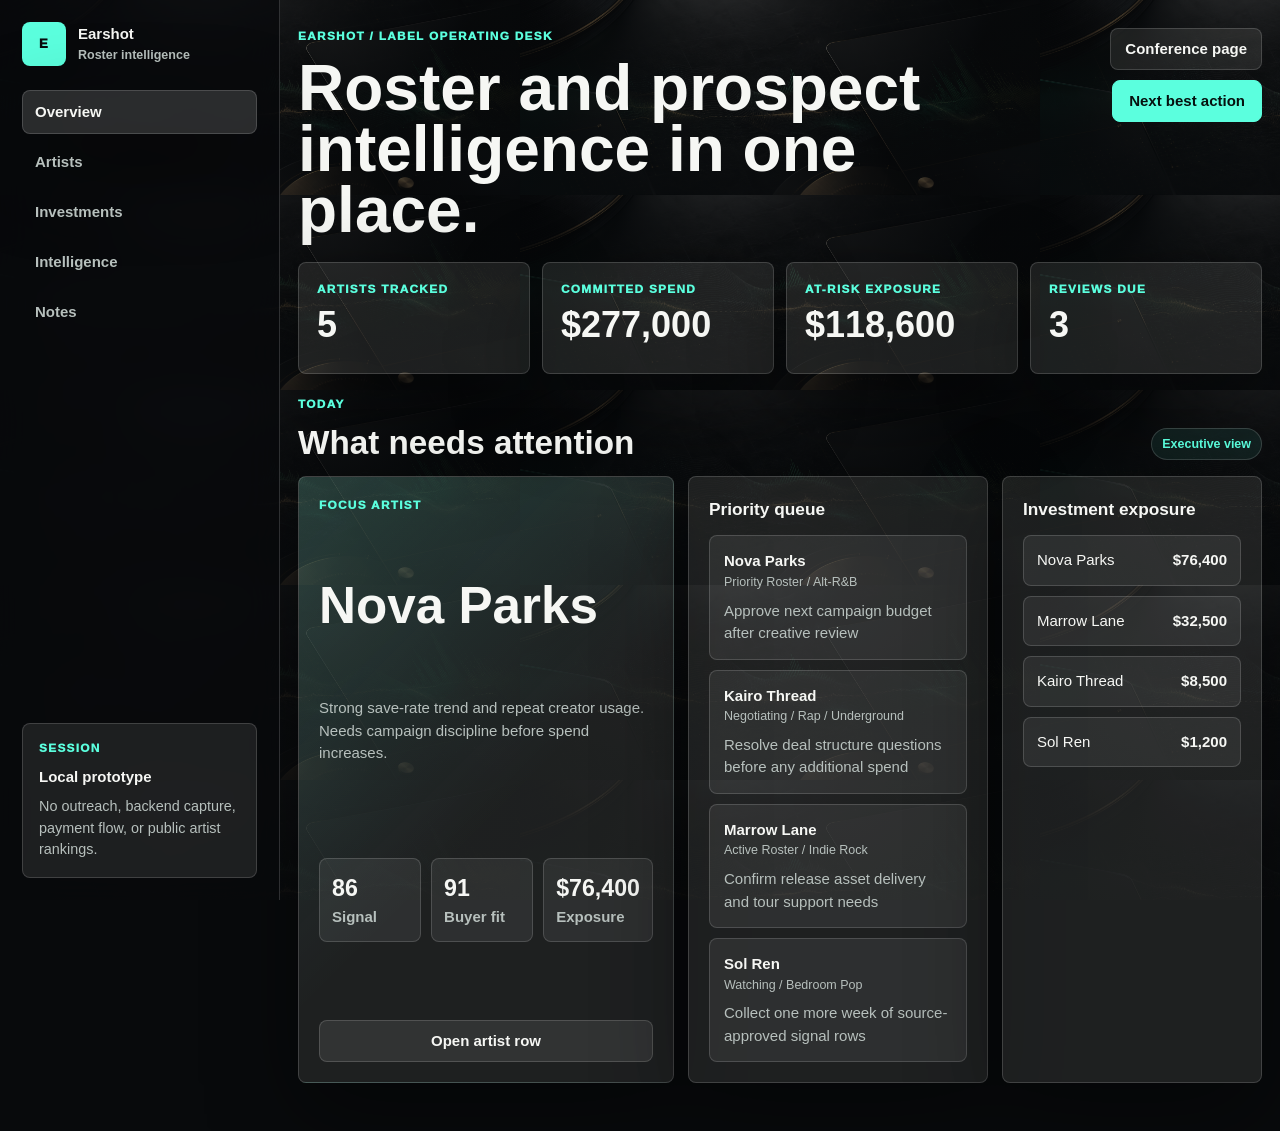
<file: index.html>
<!doctype html>
<html lang="en">
  <head>
    <meta charset="utf-8" />
    <meta name="viewport" content="width=device-width, initial-scale=1" />
    <meta
      name="description"
      content="Artist roster and prospect intelligence dashboard for label teams."
    />
    <title>Earshot</title>
    <link rel="stylesheet" href="./styles.css?v=20260825-mobile-hard-reset" />
  </head>
  <body>
    <div class="app-frame">
      <aside class="sidebar" aria-label="Workspace navigation">
        <a class="brand-lockup" href="./index.html" aria-label="Earshot home">
          <span class="brand-mark">E</span>
          <span>
            <strong>Earshot</strong>
            <small>Roster intelligence</small>
          </span>
        </a>

        <nav class="side-nav" aria-label="Primary views">
          <button class="nav-item is-active" type="button" data-view="overview">Overview</button>
          <button class="nav-item" type="button" data-view="artists">Artists</button>
          <button class="nav-item" type="button" data-view="investments">Investments</button>
          <button class="nav-item" type="button" data-view="intelligence">Intelligence</button>
          <button class="nav-item" type="button" data-view="notes">Notes</button>
        </nav>

        <div class="sidebar-card">
          <span>Session</span>
          <strong>Local prototype</strong>
          <p>No outreach, backend capture, payment flow, or public artist rankings.</p>
        </div>
      </aside>

      <main class="workspace">
        <header class="workspace-header">
          <div>
            <p class="eyebrow">Earshot / label operating desk</p>
            <h1>Roster and prospect intelligence in one place.</h1>
          </div>
          <div class="header-actions" aria-label="Workspace actions">
            <a class="text-link" href="./conference.html">Conference page</a>
            <button class="primary-button" type="button" id="nextActionButton">Next best action</button>
          </div>
        </header>

        <section class="priority-strip" aria-label="Today summary">
          <article>
            <span>Artists tracked</span>
            <strong id="metricArtists">0</strong>
          </article>
          <article>
            <span>Committed spend</span>
            <strong id="metricCommitted">$0</strong>
          </article>
          <article>
            <span>At-risk exposure</span>
            <strong id="metricRisk">$0</strong>
          </article>
          <article>
            <span>Reviews due</span>
            <strong id="metricReviews">0</strong>
          </article>
        </section>

        <section class="view-panel is-active" id="overview" aria-labelledby="overview-title">
          <div class="section-heading">
            <div>
              <p class="eyebrow">Today</p>
              <h2 id="overview-title">What needs attention</h2>
            </div>
            <span class="status-pill">Executive view</span>
          </div>

          <div class="overview-grid">
            <article class="panel hero-panel" id="focusArtist"></article>
            <article class="panel">
              <h3>Priority queue</h3>
              <div class="action-list" id="priorityQueue"></div>
            </article>
            <article class="panel">
              <h3>Investment exposure</h3>
              <div class="money-stack" id="exposureStack"></div>
            </article>
          </div>
        </section>

        <section class="view-panel" id="artists" aria-labelledby="artists-title">
          <div class="section-heading">
            <div>
              <p class="eyebrow">Artists</p>
              <h2 id="artists-title">Roster and prospects</h2>
            </div>
            <div class="filter-row" aria-label="Artist filters">
              <input id="artistSearch" type="search" placeholder="Search artist, genre, manager, status" />
              <select id="statusFilter">
                <option value="all">All statuses</option>
                <option value="Prospect">Prospect</option>
                <option value="Watching">Watching</option>
                <option value="Negotiating">Negotiating</option>
                <option value="Active Roster">Active Roster</option>
                <option value="Priority Roster">Priority Roster</option>
              </select>
            </div>
          </div>
          <div class="table-card">
            <table class="artist-table">
              <thead>
                <tr>
                  <th>Artist</th>
                  <th>Status</th>
                  <th>Lane</th>
                  <th>Owner</th>
                  <th>Spend</th>
                  <th>Next action</th>
                </tr>
              </thead>
              <tbody id="artistRows"></tbody>
            </table>
          </div>
        </section>

        <section class="view-panel" id="investments" aria-labelledby="investments-title">
          <div class="section-heading">
            <div>
              <p class="eyebrow">Finance</p>
              <h2 id="investments-title">Artist investment tracking</h2>
            </div>
            <span class="status-pill">Fictional sample data</span>
          </div>
          <div class="investment-layout">
            <article class="panel">
              <h3>Portfolio summary</h3>
              <div class="portfolio-bars" id="portfolioBars"></div>
            </article>
            <article class="panel">
              <h3>Spend by artist</h3>
              <div class="investment-list" id="investmentList"></div>
            </article>
          </div>
        </section>

        <section class="view-panel" id="intelligence" aria-labelledby="intelligence-title">
          <div class="section-heading">
            <div>
              <p class="eyebrow">Signals</p>
              <h2 id="intelligence-title">Discovery and roster intelligence</h2>
            </div>
            <span class="status-pill">Human review first</span>
          </div>
          <div class="intel-grid" id="intelGrid"></div>
        </section>

        <section class="view-panel" id="notes" aria-labelledby="notes-title">
          <div class="section-heading">
            <div>
              <p class="eyebrow">Team memory</p>
              <h2 id="notes-title">Shared notes and decisions</h2>
            </div>
            <span class="status-pill">Browser session only</span>
          </div>
          <div class="notes-layout">
            <form class="panel notes-form" id="noteForm">
              <label>
                Artist
                <select id="noteArtist"></select>
              </label>
              <label>
                Decision
                <select id="noteDecision">
                  <option>Watch</option>
                  <option>Shortlist</option>
                  <option>Increase budget</option>
                  <option>Hold spend</option>
                  <option>Pass</option>
                  <option>Needs more research</option>
                </select>
              </label>
              <label>
                Team note
                <textarea id="noteText" rows="5" maxlength="420" placeholder="Add the human reason behind the decision."></textarea>
              </label>
              <button class="primary-button" type="submit">Save local note</button>
            </form>
            <article class="panel">
              <h3>Recent decisions</h3>
              <div class="note-list" id="noteList"></div>
            </article>
          </div>
        </section>
      </main>
    </div>

    <script src="./app.js?v=20260825-mobile-hard-reset"></script>
  </body>
</html>
</file>
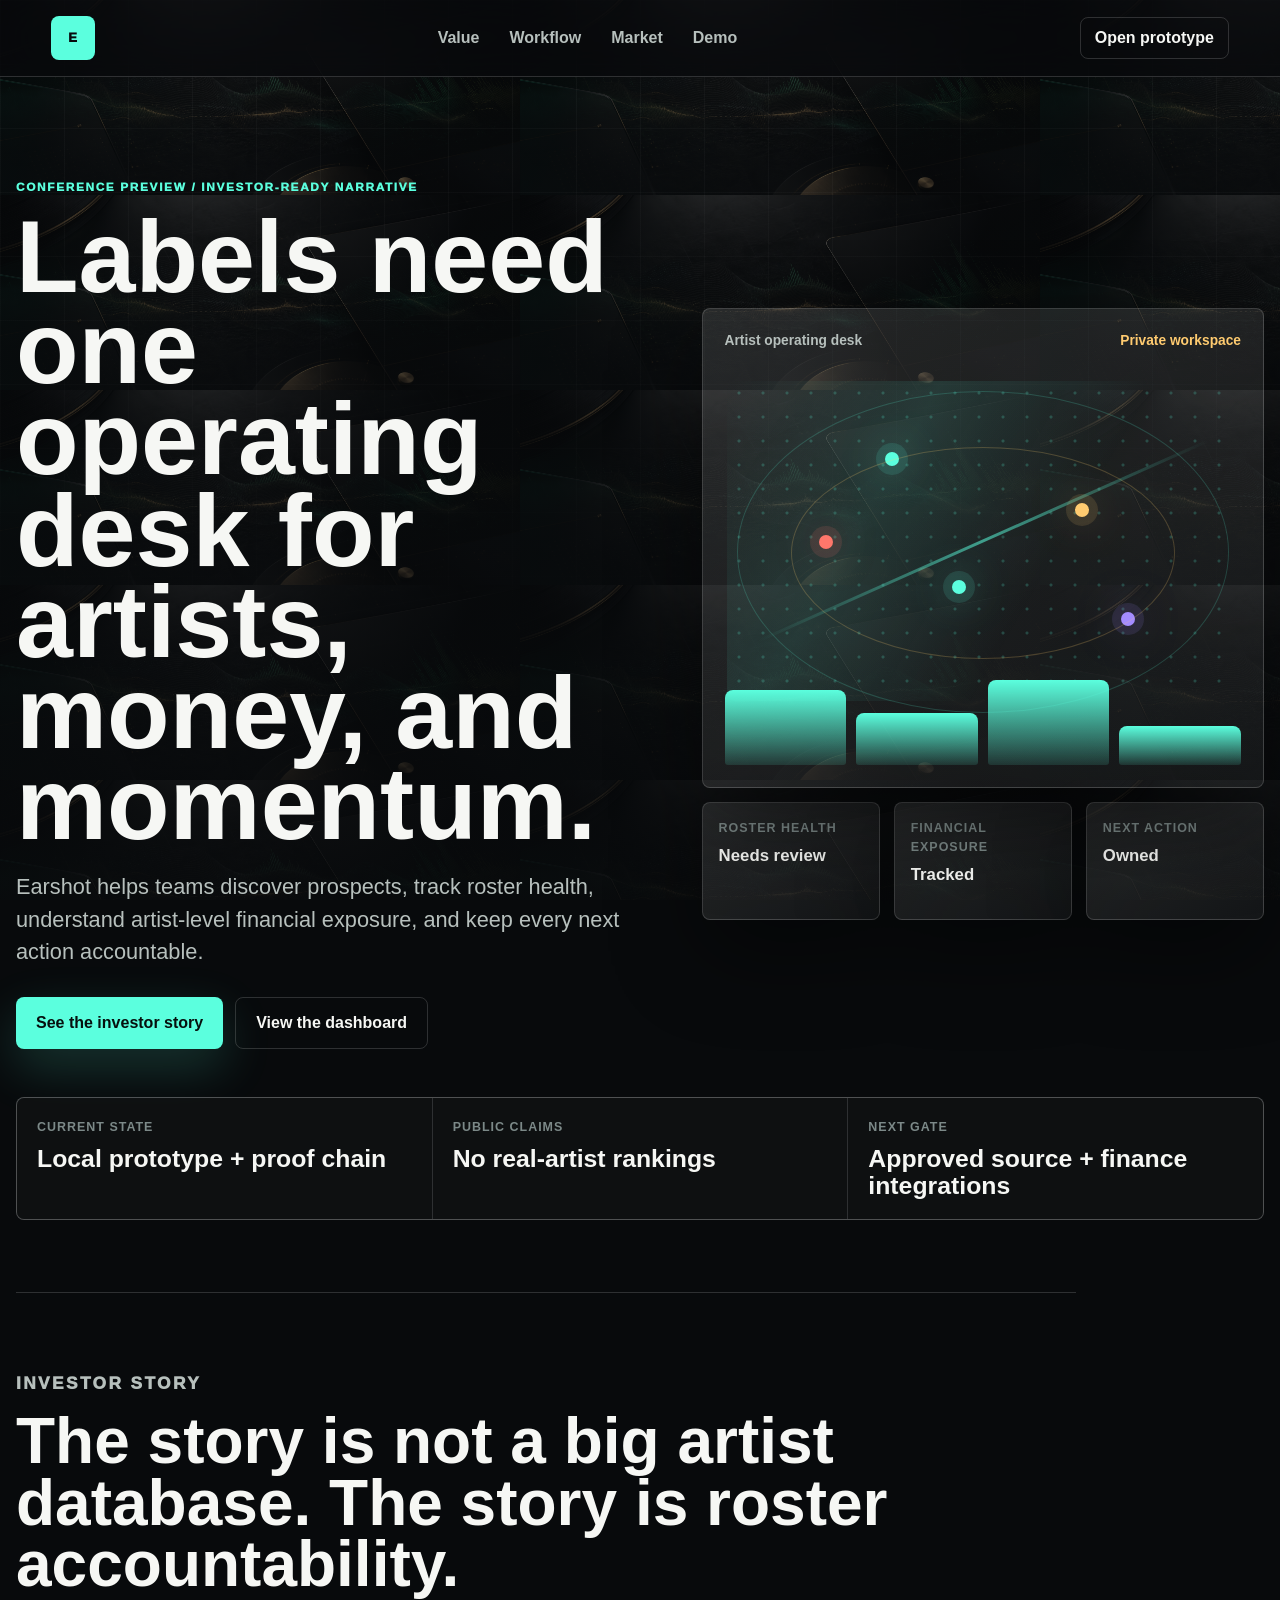
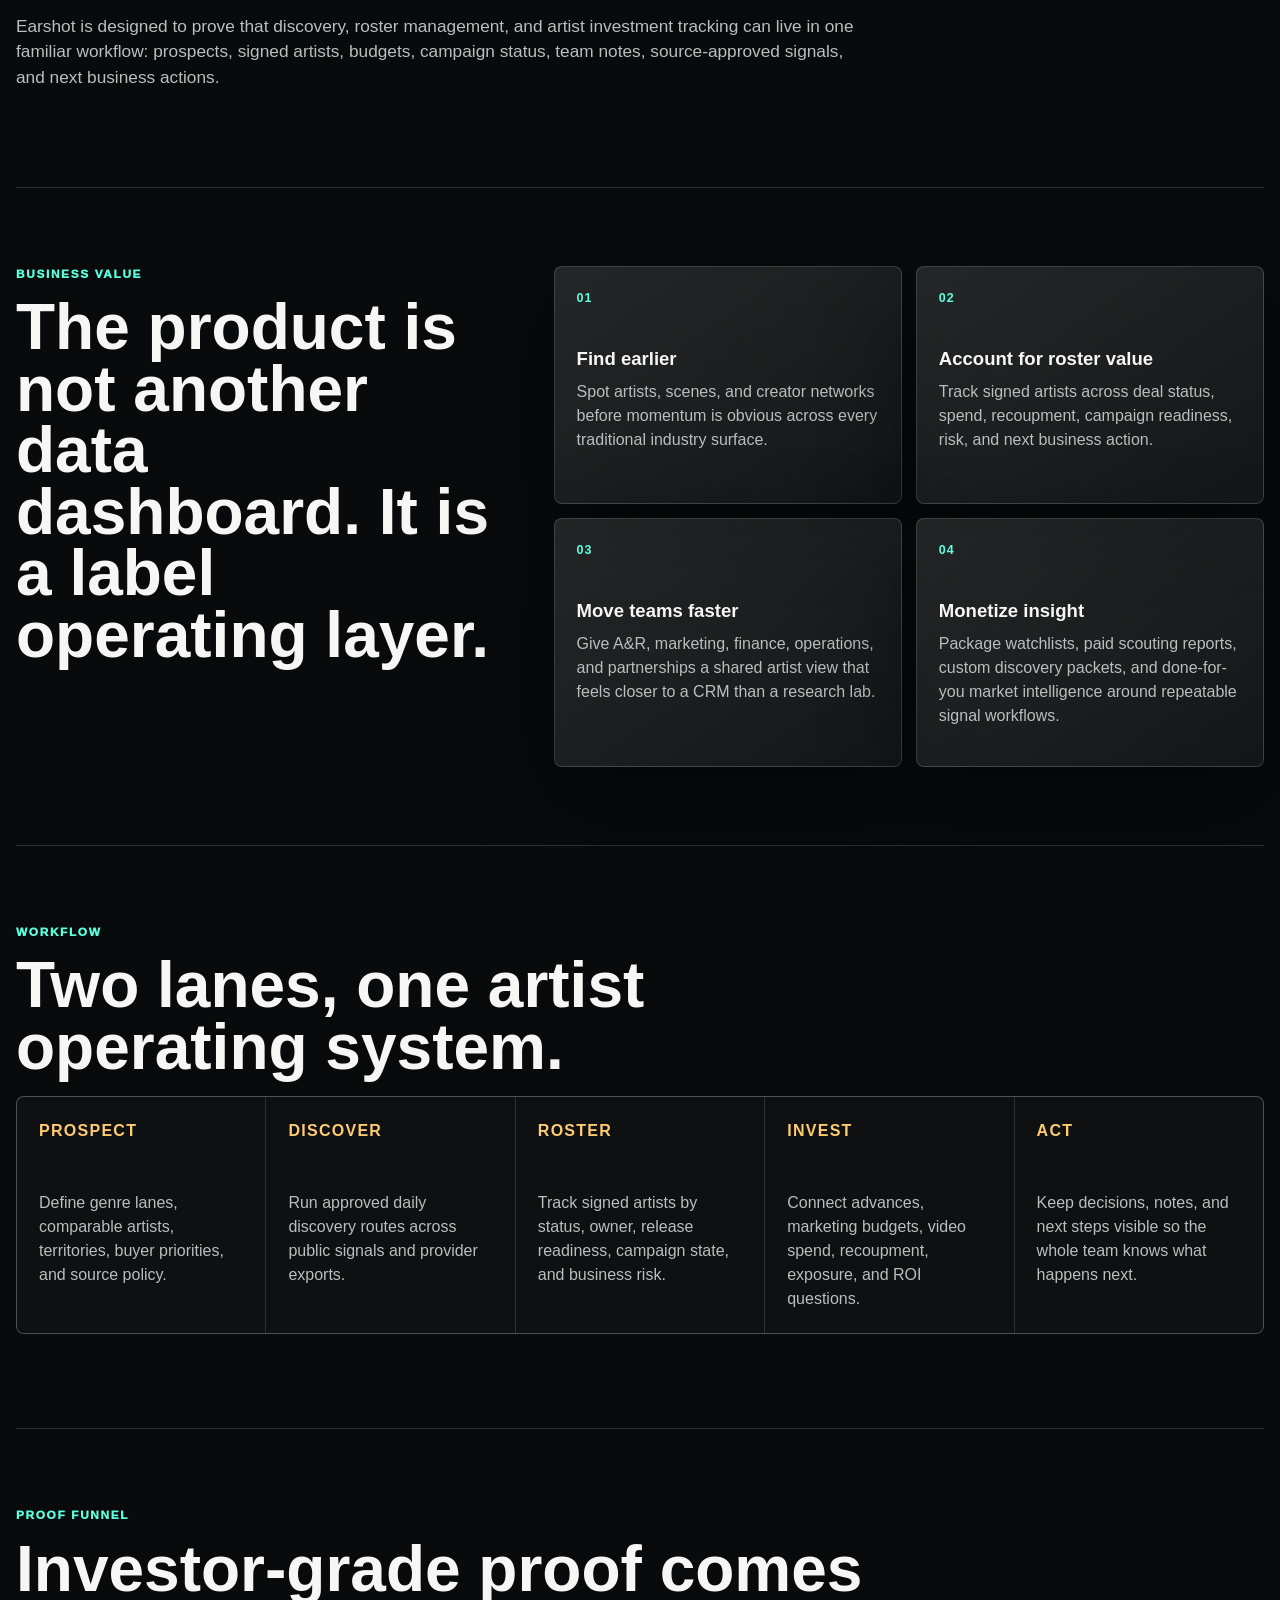
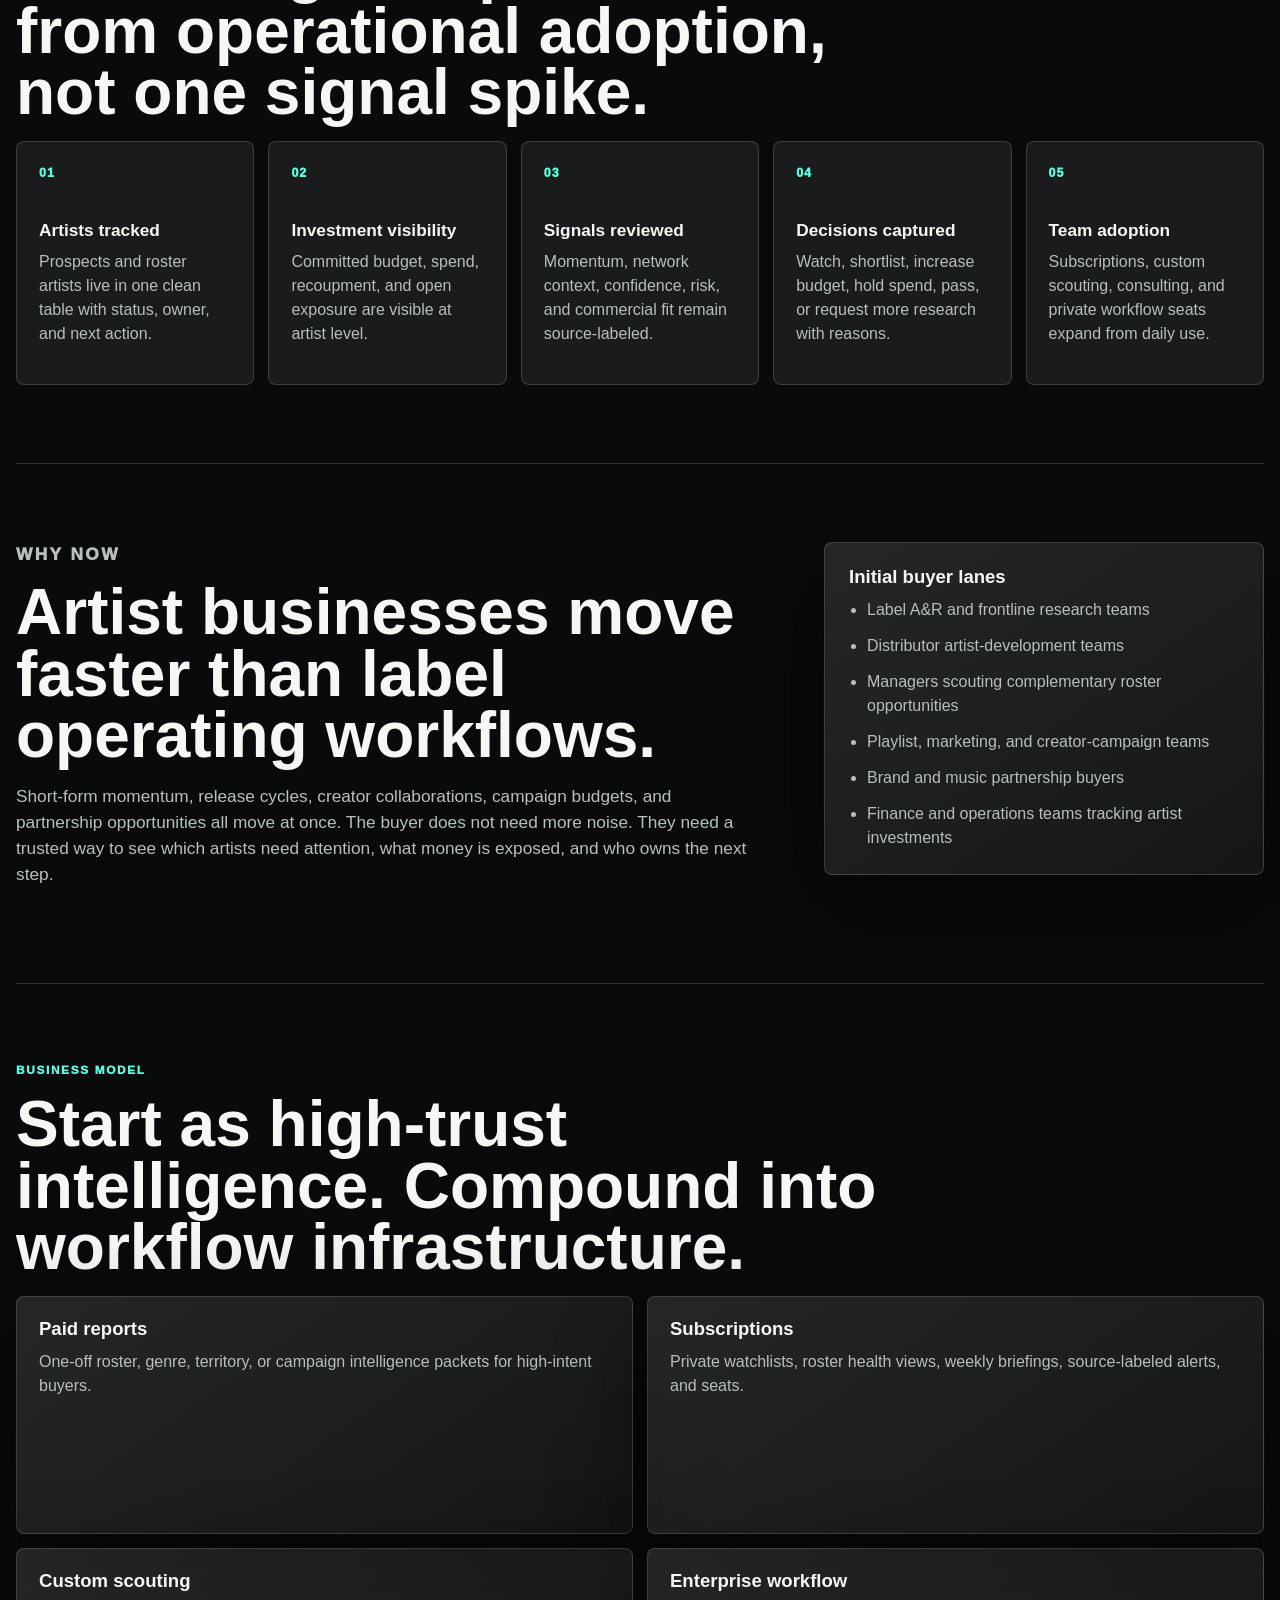
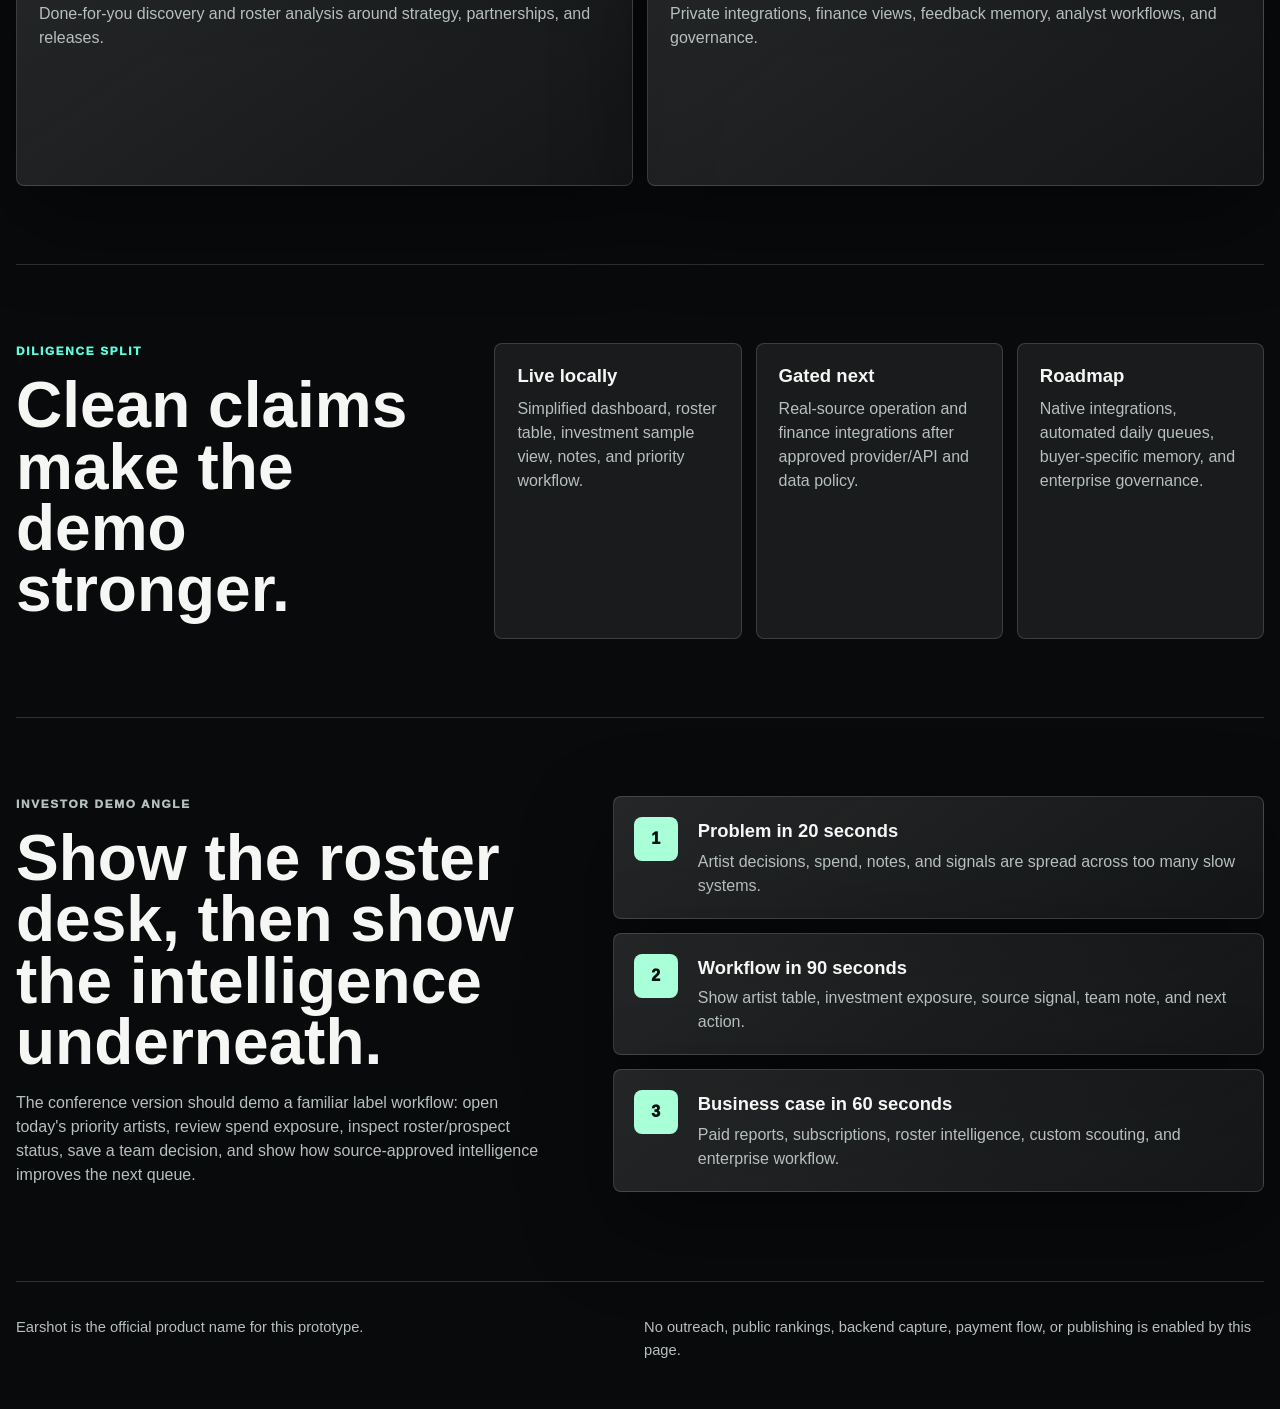
<file: conference.html>
<!doctype html>
<html lang="en">
  <head>
    <meta charset="utf-8" />
    <meta name="viewport" content="width=device-width, initial-scale=1" />
    <meta
      name="description"
      content="Artist roster, prospect, and investment intelligence for music investors, labels, and A&R leaders."
    />
    <title>Earshot | Conference Preview</title>
    <link rel="stylesheet" href="./conference.css?v=20260825-mobile-hardening" />
  </head>
  <body>
    <header class="site-header">
      <a class="brand-mark" href="./conference.html" aria-label="Earshot home">
        <span>E</span>
      </a>
      <nav aria-label="Page sections">
        <a href="#value">Value</a>
        <a href="#workflow">Workflow</a>
        <a href="#market">Market</a>
        <a href="#demo">Demo</a>
      </nav>
      <a class="header-link" href="./index.html">Open prototype</a>
    </header>

    <main>
      <section class="hero" aria-labelledby="hero-title">
        <div class="hero-copy">
          <p class="eyebrow">Conference preview / investor-ready narrative</p>
          <h1 id="hero-title">Labels need one operating desk for artists, money, and momentum.</h1>
          <p class="hero-lede">
            Earshot helps teams discover prospects, track roster health, understand
            artist-level financial exposure, and keep every next action accountable.
          </p>
          <div class="hero-actions" aria-label="Primary actions">
            <a class="primary-action" href="#demo">See the investor story</a>
            <a class="secondary-action" href="./index.html">View the dashboard</a>
          </div>
        </div>

        <aside class="signal-visual" aria-label="Artist signal dashboard preview">
          <div class="radar-card">
            <div class="radar-topline">
              <span>Artist operating desk</span>
              <strong>Private workspace</strong>
            </div>
            <div class="signal-map" aria-hidden="true">
              <span class="node node-a"></span>
              <span class="node node-b"></span>
              <span class="node node-c"></span>
              <span class="node node-d"></span>
              <span class="node node-e"></span>
            </div>
            <div class="mini-bars" aria-hidden="true">
              <span style="--level: 78%"></span>
              <span style="--level: 54%"></span>
              <span style="--level: 89%"></span>
              <span style="--level: 41%"></span>
            </div>
          </div>
          <div class="insight-stack">
            <article>
              <span>Roster health</span>
              <strong>Needs review</strong>
            </article>
            <article>
              <span>Financial exposure</span>
              <strong>Tracked</strong>
            </article>
            <article>
              <span>Next action</span>
              <strong>Owned</strong>
            </article>
          </div>
        </aside>
      </section>

      <section class="proof-strip" aria-label="Diligence-safe proof framing">
        <div>
          <span>Current state</span>
          <strong>Local prototype + proof chain</strong>
        </div>
        <div>
          <span>Public claims</span>
          <strong>No real-artist rankings</strong>
        </div>
        <div>
          <span>Next gate</span>
          <strong>Approved source + finance integrations</strong>
        </div>
      </section>

      <section class="investor-story" aria-labelledby="story-title">
        <p class="eyebrow">Investor story</p>
        <h2 id="story-title">
          The story is not a big artist database. The story is roster accountability.
        </h2>
        <p>
          Earshot is designed to prove that discovery, roster management, and artist investment tracking can
          live in one familiar workflow: prospects, signed artists, budgets, campaign status, team notes,
          source-approved signals, and next business actions.
        </p>
      </section>

      <section class="section-grid" id="value" aria-labelledby="value-title">
        <div class="section-intro">
          <p class="eyebrow">Business value</p>
          <h2 id="value-title">The product is not another data dashboard. It is a label operating layer.</h2>
        </div>
        <div class="value-cards">
          <article>
            <span class="card-index">01</span>
            <h3>Find earlier</h3>
            <p>
              Spot artists, scenes, and creator networks before momentum is obvious across every traditional
              industry surface.
            </p>
          </article>
          <article>
            <span class="card-index">02</span>
            <h3>Account for roster value</h3>
            <p>
              Track signed artists across deal status, spend, recoupment, campaign readiness, risk, and
              next business action.
            </p>
          </article>
          <article>
            <span class="card-index">03</span>
            <h3>Move teams faster</h3>
            <p>
              Give A&R, marketing, finance, operations, and partnerships a shared artist view that feels
              closer to a CRM than a research lab.
            </p>
          </article>
          <article>
            <span class="card-index">04</span>
            <h3>Monetize insight</h3>
            <p>
              Package watchlists, paid scouting reports, custom discovery packets, and done-for-you market
              intelligence around repeatable signal workflows.
            </p>
          </article>
        </div>
      </section>

      <section class="workflow-band" id="workflow" aria-labelledby="workflow-title">
        <div class="section-intro compact">
          <p class="eyebrow">Workflow</p>
          <h2 id="workflow-title">Two lanes, one artist operating system.</h2>
        </div>
        <ol class="workflow-list">
          <li>
            <span>Prospect</span>
            <p>Define genre lanes, comparable artists, territories, buyer priorities, and source policy.</p>
          </li>
          <li>
            <span>Discover</span>
            <p>Run approved daily discovery routes across public signals and provider exports.</p>
          </li>
          <li>
            <span>Roster</span>
            <p>Track signed artists by status, owner, release readiness, campaign state, and business risk.</p>
          </li>
          <li>
            <span>Invest</span>
            <p>Connect advances, marketing budgets, video spend, recoupment, exposure, and ROI questions.</p>
          </li>
          <li>
            <span>Act</span>
            <p>Keep decisions, notes, and next steps visible so the whole team knows what happens next.</p>
          </li>
        </ol>
      </section>

      <section class="traction-section" aria-labelledby="traction-title">
        <div class="section-intro compact">
          <p class="eyebrow">Proof funnel</p>
          <h2 id="traction-title">Investor-grade proof comes from operational adoption, not one signal spike.</h2>
        </div>
        <div class="traction-grid">
          <article>
            <span>01</span>
            <strong>Artists tracked</strong>
            <p>Prospects and roster artists live in one clean table with status, owner, and next action.</p>
          </article>
          <article>
            <span>02</span>
            <strong>Investment visibility</strong>
            <p>Committed budget, spend, recoupment, and open exposure are visible at artist level.</p>
          </article>
          <article>
            <span>03</span>
            <strong>Signals reviewed</strong>
            <p>Momentum, network context, confidence, risk, and commercial fit remain source-labeled.</p>
          </article>
          <article>
            <span>04</span>
            <strong>Decisions captured</strong>
            <p>Watch, shortlist, increase budget, hold spend, pass, or request more research with reasons.</p>
          </article>
          <article>
            <span>05</span>
            <strong>Team adoption</strong>
            <p>Subscriptions, custom scouting, consulting, and private workflow seats expand from daily use.</p>
          </article>
        </div>
      </section>

      <section class="split-section" id="market" aria-labelledby="market-title">
        <div>
          <p class="eyebrow">Why now</p>
          <h2 id="market-title">Artist businesses move faster than label operating workflows.</h2>
          <p>
            Short-form momentum, release cycles, creator collaborations, campaign budgets, and partnership
            opportunities all move at once. The buyer does not need more noise. They need a trusted way to
            see which artists need attention, what money is exposed, and who owns the next step.
          </p>
        </div>
        <div class="market-panel">
          <h3>Initial buyer lanes</h3>
          <ul>
            <li>Label A&R and frontline research teams</li>
            <li>Distributor artist-development teams</li>
            <li>Managers scouting complementary roster opportunities</li>
            <li>Playlist, marketing, and creator-campaign teams</li>
            <li>Brand and music partnership buyers</li>
            <li>Finance and operations teams tracking artist investments</li>
          </ul>
        </div>
      </section>

      <section class="model-section" aria-labelledby="model-title">
        <div class="section-intro compact">
          <p class="eyebrow">Business model</p>
          <h2 id="model-title">Start as high-trust intelligence. Compound into workflow infrastructure.</h2>
        </div>
        <div class="model-grid">
          <article>
            <h3>Paid reports</h3>
            <p>One-off roster, genre, territory, or campaign intelligence packets for high-intent buyers.</p>
          </article>
          <article>
            <h3>Subscriptions</h3>
            <p>Private watchlists, roster health views, weekly briefings, source-labeled alerts, and seats.</p>
          </article>
          <article>
            <h3>Custom scouting</h3>
            <p>Done-for-you discovery and roster analysis around strategy, partnerships, and releases.</p>
          </article>
          <article>
            <h3>Enterprise workflow</h3>
            <p>Private integrations, finance views, feedback memory, analyst workflows, and governance.</p>
          </article>
        </div>
      </section>

      <section class="diligence-section" aria-labelledby="diligence-title">
        <div>
          <p class="eyebrow">Diligence split</p>
          <h2 id="diligence-title">Clean claims make the demo stronger.</h2>
        </div>
        <div class="diligence-grid">
          <article>
            <h3>Live locally</h3>
            <p>Simplified dashboard, roster table, investment sample view, notes, and priority workflow.</p>
          </article>
          <article>
            <h3>Gated next</h3>
            <p>Real-source operation and finance integrations after approved provider/API and data policy.</p>
          </article>
          <article>
            <h3>Roadmap</h3>
            <p>Native integrations, automated daily queues, buyer-specific memory, and enterprise governance.</p>
          </article>
        </div>
      </section>

      <section class="demo-section" id="demo" aria-labelledby="demo-title">
        <div class="demo-copy">
          <p class="eyebrow">Investor demo angle</p>
          <h2 id="demo-title">Show the roster desk, then show the intelligence underneath.</h2>
          <p>
            The conference version should demo a familiar label workflow: open today's priority artists, review
            spend exposure, inspect roster/prospect status, save a team decision, and show how source-approved
            intelligence improves the next queue.
          </p>
        </div>
        <div class="demo-checklist" aria-label="Conference demo checklist">
          <div>
            <span>1</span>
            <strong>Problem in 20 seconds</strong>
            <p>Artist decisions, spend, notes, and signals are spread across too many slow systems.</p>
          </div>
          <div>
            <span>2</span>
            <strong>Workflow in 90 seconds</strong>
            <p>Show artist table, investment exposure, source signal, team note, and next action.</p>
          </div>
          <div>
            <span>3</span>
            <strong>Business case in 60 seconds</strong>
            <p>Paid reports, subscriptions, roster intelligence, custom scouting, and enterprise workflow.</p>
          </div>
        </div>
      </section>
    </main>

    <footer class="site-footer">
      <p>Earshot is the official product name for this prototype.</p>
      <p>No outreach, public rankings, backend capture, payment flow, or publishing is enabled by this page.</p>
    </footer>
  </body>
</html>
</file>
<file: styles.css>
:root {
  color-scheme: dark;
  --ink: #f6f7f4;
  --muted: #b7c0bd;
  --subtle: #7c8988;
  --bg: #080a0c;
  --soft: rgba(246, 247, 244, 0.07);
  --paper: #080a0c;
  --panel: rgba(246, 247, 244, 0.09);
  --panel-strong: rgba(246, 247, 244, 0.14);
  --line: rgba(246, 247, 244, 0.16);
  --line-strong: rgba(246, 247, 244, 0.30);
  --aqua: #5bffde;
  --mint: #a9ffd8;
  --amber: #ffcb70;
  --coral: #ff776b;
  --green: #5bffde;
  --green-dark: #5bffde;
  --blue: #a48cff;
  --shadow: 0 32px 90px rgba(0, 0, 0, 0.42);
}

* {
  box-sizing: border-box;
}

html {
  width: 100%;
  max-width: 100%;
  min-width: 0;
  overflow-x: hidden;
  background: var(--bg);
}

body {
  min-width: 320px;
  margin: 0;
  color: var(--ink);
  width: 100%;
  max-width: 100%;
  overflow-x: hidden;
  background:
    linear-gradient(rgba(8, 10, 12, 0.70), rgba(8, 10, 12, 0.94)),
    url("./assets/asi-signal-texture.png"),
    radial-gradient(circle at 16% 12%, rgba(91, 255, 222, 0.18), transparent 30%),
    radial-gradient(circle at 86% 8%, rgba(255, 203, 112, 0.12), transparent 26%),
    var(--bg);
  background-attachment: fixed;
  background-size: auto, 520px auto, auto, auto, auto;
  font: 15px/1.5 Inter, "Avenir Next", "Segoe UI", Arial, sans-serif;
}

body::before {
  position: fixed;
  inset: 0;
  z-index: -1;
  pointer-events: none;
  content: "";
  background:
    linear-gradient(90deg, rgba(246, 247, 244, 0.04) 1px, transparent 1px),
    linear-gradient(rgba(246, 247, 244, 0.035) 1px, transparent 1px);
  background-size: 64px 64px;
  mask-image: linear-gradient(to bottom, #000 0%, transparent 78%);
}

button,
input,
select,
textarea {
  font: inherit;
}

button {
  cursor: pointer;
}

a {
  color: inherit;
  text-decoration: none;
}

h1,
h2,
h3,
p {
  margin-top: 0;
}

.app-frame {
  display: grid;
  grid-template-columns: 280px minmax(0, 1fr);
  width: 100%;
  max-width: 100%;
  min-height: 100vh;
  overflow-x: clip;
}

.sidebar {
  position: sticky;
  top: 0;
  display: flex;
  flex-direction: column;
  gap: 24px;
  height: 100vh;
  padding: 22px;
  border-right: 1px solid var(--line);
  background: rgba(8, 10, 12, 0.78);
  backdrop-filter: blur(18px);
}

.brand-lockup {
  display: flex;
  gap: 12px;
  align-items: center;
}

.brand-mark {
  display: grid;
  width: 44px;
  height: 44px;
  place-items: center;
  border-radius: 8px;
  border: 1px solid rgba(91, 255, 222, 0.38);
  color: var(--bg);
  background: var(--aqua);
  font-size: 0.82rem;
  font-weight: 950;
  letter-spacing: 0.08em;
}

.brand-lockup strong,
.brand-lockup small {
  display: block;
}

.brand-lockup small {
  color: var(--muted);
  font-weight: 800;
}

.side-nav {
  display: grid;
  gap: 6px;
}

.nav-item {
  min-height: 44px;
  padding: 0 12px;
  border: 1px solid transparent;
  border-radius: 8px;
  color: var(--muted);
  background: transparent;
  font-weight: 900;
  text-align: left;
}

.nav-item:hover,
.nav-item.is-active {
  color: var(--ink);
  border-color: var(--line);
  background: var(--panel-strong);
}

.nav-item.is-active {
  box-shadow: var(--shadow);
}

.sidebar-card {
  margin-top: auto;
  padding: 16px;
  border: 1px solid var(--line);
  border-radius: 8px;
  background: var(--panel);
}

.sidebar-card span,
.eyebrow,
.panel-kicker,
.priority-strip span {
  display: block;
  color: var(--aqua);
  font-size: 0.74rem;
  font-weight: 950;
  letter-spacing: 0.11em;
  text-transform: uppercase;
}

.sidebar-card strong {
  display: block;
  margin: 8px 0;
}

.sidebar-card p {
  margin-bottom: 0;
  color: var(--muted);
  font-size: 0.9rem;
}

.workspace {
  width: min(1260px, calc(100% - 36px));
  max-width: 100%;
  margin: 0 auto;
  padding: 28px 0 48px;
}

.workspace-header {
  display: flex;
  gap: 24px;
  align-items: flex-start;
  justify-content: space-between;
  margin-bottom: 20px;
}

h1 {
  max-width: 820px;
  margin-bottom: 0;
  font-size: clamp(2.2rem, 5vw, 4.5rem);
  line-height: 0.96;
  letter-spacing: 0;
  overflow-wrap: anywhere;
}

h2 {
  margin-bottom: 0;
  font-size: clamp(1.45rem, 2.6vw, 2.45rem);
  line-height: 1.05;
  letter-spacing: 0;
  overflow-wrap: anywhere;
}

h3 {
  margin-bottom: 12px;
  font-size: 1.08rem;
}

.header-actions {
  display: flex;
  flex-wrap: wrap;
  gap: 10px;
  justify-content: flex-end;
  min-width: 0;
}

.primary-button,
.secondary-button,
.text-link {
  display: inline-flex;
  min-height: 42px;
  align-items: center;
  justify-content: center;
  border-radius: 8px;
  font-weight: 900;
  white-space: nowrap;
}

.primary-button {
  padding: 0 16px;
  border: 1px solid var(--aqua);
  color: #06100e;
  background: var(--aqua);
}

.secondary-button,
.text-link {
  padding: 0 14px;
  border: 1px solid var(--line);
  color: var(--ink);
  background: var(--panel);
}

.priority-strip {
  display: grid;
  grid-template-columns: repeat(4, 1fr);
  gap: 12px;
  margin-bottom: 22px;
}

.priority-strip article,
.panel,
.table-card {
  border: 1px solid var(--line);
  border-radius: 8px;
  background: var(--panel);
  box-shadow: var(--shadow);
}

.priority-strip article {
  min-height: 112px;
  padding: 18px;
}

.priority-strip strong {
  display: block;
  margin-top: 8px;
  font-size: clamp(1.6rem, 3vw, 2.25rem);
  line-height: 1;
  overflow-wrap: anywhere;
}

.view-panel {
  display: none;
}

.view-panel.is-active {
  display: block;
}

.section-heading {
  display: flex;
  gap: 18px;
  align-items: end;
  justify-content: space-between;
  margin: 12px 0 16px;
}

.status-pill,
.status-tag {
  display: inline-flex;
  min-height: 30px;
  align-items: center;
  padding: 6px 10px;
  border: 1px solid var(--line);
  border-radius: 999px;
  color: var(--aqua);
  background: rgba(91, 255, 222, 0.08);
  font-size: 0.78rem;
  font-weight: 900;
  white-space: nowrap;
}

.overview-grid {
  display: grid;
  grid-template-columns: minmax(0, 1.2fr) minmax(300px, 0.9fr) minmax(260px, 0.7fr);
  gap: 14px;
}

.panel {
  min-width: 0;
  padding: 20px;
}

.hero-panel {
  min-height: 360px;
  display: flex;
  flex-direction: column;
  justify-content: space-between;
  background:
    linear-gradient(135deg, rgba(91, 255, 222, 0.13), transparent 55%),
    var(--panel);
}

.hero-panel h3 {
  margin: 12px 0;
  font-size: clamp(2rem, 4vw, 3.5rem);
  line-height: 0.95;
}

.hero-panel p,
.panel p,
.queue-item em,
.artist-table small,
.investment-item span,
.note-item p {
  color: var(--muted);
}

.focus-stats {
  display: grid;
  grid-template-columns: repeat(3, 1fr);
  gap: 10px;
  margin: 24px 0;
}

.focus-stats span,
.money-row,
.bar-row,
.investment-item,
.note-item {
  border: 1px solid var(--line);
  border-radius: 8px;
  background: var(--soft);
}

.focus-stats span {
  padding: 12px;
  color: var(--muted);
  font-weight: 850;
}

.focus-stats strong {
  display: block;
  color: var(--ink);
  font-size: 1.45rem;
}

.action-list,
.money-stack,
.portfolio-bars,
.investment-list,
.note-list {
  display: grid;
  gap: 10px;
}

.queue-item {
  display: grid;
  gap: 8px;
  width: 100%;
  padding: 14px;
  border: 1px solid var(--line);
  border-radius: 8px;
  background: var(--soft);
  text-align: left;
  color: var(--ink);
}

.queue-item strong,
.queue-item small {
  display: block;
}

.queue-item small {
  color: var(--muted);
}

.queue-item em {
  font-style: normal;
}

.money-row {
  display: flex;
  justify-content: space-between;
  gap: 12px;
  padding: 13px;
}

.filter-row {
  display: grid;
  grid-template-columns: minmax(220px, 340px) 190px;
  gap: 10px;
}

input,
select,
textarea {
  width: 100%;
  border: 1px solid var(--line-strong);
  border-radius: 8px;
  color: var(--ink);
  background: rgba(8, 10, 12, 0.72);
}

input,
select {
  min-height: 42px;
  padding: 0 12px;
}

textarea {
  padding: 12px;
  resize: vertical;
}

label {
  display: grid;
  gap: 7px;
  color: var(--muted);
  font-size: 0.82rem;
  font-weight: 900;
}

.table-card {
  overflow-x: auto;
}

.artist-table {
  width: 100%;
  min-width: 860px;
  border-collapse: collapse;
}

.artist-table th,
.artist-table td {
  padding: 16px;
  border-bottom: 1px solid var(--line);
  text-align: left;
  vertical-align: top;
}

.artist-table th {
  color: var(--muted);
  font-size: 0.76rem;
  letter-spacing: 0.08em;
  text-transform: uppercase;
}

.artist-table td strong,
.artist-table td small {
  display: block;
}

.artist-table tr:last-child td {
  border-bottom: 0;
}

.investment-layout,
.notes-layout {
  display: grid;
  grid-template-columns: minmax(320px, 0.7fr) minmax(0, 1.3fr);
  gap: 14px;
}

.bar-row {
  padding: 14px;
}

.bar-row div {
  display: flex;
  justify-content: space-between;
  gap: 12px;
  margin-bottom: 10px;
}

.bar-row span {
  color: var(--muted);
  font-weight: 850;
}

.bar-row i {
  display: block;
  width: var(--bar-width);
  height: 9px;
  border-radius: 999px;
  background: linear-gradient(90deg, var(--aqua), var(--amber));
}

.investment-item {
  display: grid;
  gap: 14px;
  padding: 15px;
}

.investment-item strong,
.investment-item span {
  display: block;
}

.investment-item dl {
  display: grid;
  grid-template-columns: repeat(3, 1fr);
  gap: 10px;
  margin: 0;
}

.investment-item dt {
  color: var(--muted);
  font-size: 0.74rem;
  font-weight: 900;
  text-transform: uppercase;
}

.investment-item dd {
  margin: 3px 0 0;
  font-weight: 900;
}

.intel-grid {
  display: grid;
  grid-template-columns: repeat(3, 1fr);
  gap: 14px;
}

.intel-card {
  min-height: 270px;
}

.intel-head {
  display: flex;
  align-items: center;
  justify-content: space-between;
  gap: 12px;
  margin-bottom: 24px;
}

.intel-head > strong {
  display: grid;
  width: 48px;
  height: 48px;
  place-items: center;
  border-radius: 8px;
  color: #06100e;
  background: var(--aqua);
}

.intel-card ul {
  display: grid;
  gap: 8px;
  padding-left: 18px;
  margin-bottom: 0;
  color: var(--muted);
}

.notes-form {
  display: grid;
  gap: 14px;
  align-content: start;
}

.note-item {
  padding: 14px;
}

.note-item strong,
.note-item span {
  display: block;
}

.note-item span {
  color: var(--aqua);
  font-weight: 900;
}

.note-item p {
  margin: 8px 0 0;
}

@media (max-width: 1040px) {
  .app-frame {
    grid-template-columns: 1fr;
  }

  .sidebar {
    position: static;
    height: auto;
    gap: 16px;
    padding: 16px;
    border-right: 0;
    border-bottom: 1px solid var(--line);
  }

  .side-nav {
    display: flex;
    overflow-x: auto;
    gap: 8px;
    padding-bottom: 2px;
    scrollbar-width: thin;
  }

  .nav-item {
    flex: 0 0 auto;
    min-width: 116px;
    text-align: center;
  }

  .overview-grid,
  .investment-layout,
  .notes-layout,
  .intel-grid {
    grid-template-columns: 1fr;
  }
}

@media (max-width: 760px) {
  html {
    background: var(--bg);
  }

  body {
    font-size: 14px;
    background-attachment: scroll;
    background-size: auto, 360px auto, auto, auto, auto;
  }

  body::before {
    background-size: 42px 42px;
  }

  .app-frame {
    display: block;
    overflow-x: hidden;
  }

  .sidebar {
    width: 100%;
    max-width: 100%;
    padding: 14px 12px;
    background:
      linear-gradient(rgba(8, 10, 12, 0.76), rgba(8, 10, 12, 0.91)),
      url("./assets/asi-signal-texture.png"),
      var(--bg);
    background-size: auto, 320px auto, auto;
  }

  .brand-lockup {
    min-width: 0;
  }

  .workspace {
    width: 100%;
    padding: 18px 12px 34px;
    overflow-x: hidden;
  }

  .workspace > * {
    max-width: 100%;
  }

  .eyebrow {
    font-size: 0.68rem;
    line-height: 1.25;
  }

  .workspace-header,
  .section-heading {
    display: grid;
    gap: 12px;
  }

  .workspace-header {
    margin-bottom: 16px;
  }

  h1 {
    font-size: clamp(2.05rem, 10vw, 2.65rem);
    line-height: 1.04;
  }

  h2 {
    font-size: clamp(1.35rem, 7vw, 1.85rem);
  }

  .header-actions {
    display: grid;
    grid-template-columns: 1fr;
    width: 100%;
  }

  .primary-button,
  .secondary-button,
  .text-link {
    width: 100%;
  }

  .filter-row {
    grid-template-columns: 1fr;
    width: 100%;
  }

  .priority-strip {
    grid-template-columns: 1fr;
    gap: 10px;
  }

  .priority-strip article {
    min-height: auto;
    padding: 14px;
  }

  .priority-strip strong {
    font-size: clamp(1.55rem, 8vw, 2rem);
  }

  .panel {
    padding: 16px;
  }

  .hero-panel {
    min-height: auto;
  }

  .focus-stats,
  .investment-item dl {
    grid-template-columns: 1fr;
  }

  .side-nav {
    display: grid;
    grid-template-columns: repeat(2, minmax(0, 1fr));
    width: 100%;
    margin-inline: 0;
    overflow: visible;
    padding-bottom: 0;
  }

  .nav-item {
    min-width: 0;
    width: 100%;
    padding: 0 8px;
    white-space: normal;
  }

  .sidebar-card {
    display: none;
  }

  .artist-table,
  .artist-table thead,
  .artist-table tbody,
  .artist-table tr,
  .artist-table th,
  .artist-table td {
    display: block;
    width: 100%;
    min-width: 0;
  }

  .artist-table {
    min-width: 0;
  }

  .artist-table thead {
    display: none;
  }

  .artist-table tr {
    padding: 14px;
    border-bottom: 1px solid var(--line);
    background: rgba(246, 247, 244, 0.04);
  }

  .artist-table tr:last-child {
    border-bottom: 0;
  }

  .artist-table td {
    display: grid;
    grid-template-columns: minmax(84px, 30%) minmax(0, 1fr);
    gap: 10px;
    padding: 9px 0;
    border-bottom: 0;
  }

  .artist-table td::before {
    color: var(--muted);
    font-size: 0.72rem;
    font-weight: 950;
    letter-spacing: 0.08em;
    text-transform: uppercase;
  }

  .artist-table td:nth-child(1)::before {
    content: "Artist";
  }

  .artist-table td:nth-child(2)::before {
    content: "Status";
  }

  .artist-table td:nth-child(3)::before {
    content: "Lane";
  }

  .artist-table td:nth-child(4)::before {
    content: "Owner";
  }

  .artist-table td:nth-child(5)::before {
    content: "Spend";
  }

  .artist-table td:nth-child(6)::before {
    content: "Next";
  }

  .money-row,
  .bar-row div {
    display: grid;
    gap: 4px;
  }

  .status-pill,
  .status-tag {
    white-space: normal;
  }
}

@media (max-width: 420px) {
  .workspace {
    padding-inline: 10px;
  }

  .brand-lockup small {
    display: none;
  }

  .nav-item {
    min-width: 0;
    padding: 0 10px;
    font-size: 0.88rem;
  }

  .artist-table td {
    grid-template-columns: 1fr;
    gap: 4px;
  }
}
</file>
<file: conference.css>
:root {
  color-scheme: dark;
  --ink: #f6f7f4;
  --muted: #b7c0bd;
  --subtle: #7c8988;
  --bg: #080a0c;
  --panel: rgba(246, 247, 244, 0.08);
  --panel-strong: rgba(246, 247, 244, 0.14);
  --line: rgba(246, 247, 244, 0.16);
  --line-strong: rgba(246, 247, 244, 0.28);
  --aqua: #5bffde;
  --mint: #a9ffd8;
  --amber: #ffcb70;
  --coral: #ff776b;
  --violet: #a48cff;
  --shadow: 0 32px 90px rgba(0, 0, 0, 0.45);
}

* {
  box-sizing: border-box;
}

html {
  scroll-behavior: smooth;
}

body {
  min-width: 320px;
  margin: 0;
  color: var(--ink);
  overflow-x: hidden;
  background:
    linear-gradient(rgba(8, 10, 12, 0.66), rgba(8, 10, 12, 0.92)),
    url("./assets/asi-signal-texture.png"),
    radial-gradient(circle at 16% 12%, rgba(91, 255, 222, 0.20), transparent 28%),
    radial-gradient(circle at 82% 8%, rgba(255, 203, 112, 0.13), transparent 26%),
    var(--bg);
  background-attachment: fixed;
  background-size: auto, 520px auto, auto, auto, auto;
  font: 16px/1.5 Inter, "Avenir Next", "Segoe UI", Arial, sans-serif;
}

body::before {
  position: fixed;
  inset: 0;
  z-index: -1;
  pointer-events: none;
  content: "";
  background:
    linear-gradient(90deg, rgba(246, 247, 244, 0.04) 1px, transparent 1px),
    linear-gradient(rgba(246, 247, 244, 0.035) 1px, transparent 1px);
  background-size: 64px 64px;
  mask-image: linear-gradient(to bottom, #000 0%, transparent 78%);
}

a {
  color: inherit;
  text-decoration: none;
}

p,
h1,
h2,
h3 {
  margin-top: 0;
}

.site-header {
  position: sticky;
  top: 0;
  z-index: 10;
  display: grid;
  grid-template-columns: auto 1fr auto;
  gap: 24px;
  align-items: center;
  min-height: 76px;
  padding: 16px clamp(18px, 4vw, 56px);
  border-bottom: 1px solid var(--line);
  background: rgba(8, 10, 12, 0.76);
  backdrop-filter: blur(20px);
}

.brand-mark {
  display: inline-grid;
  width: 44px;
  height: 44px;
  place-items: center;
  border: 1px solid rgba(91, 255, 222, 0.38);
  border-radius: 8px;
  color: var(--bg);
  background: var(--aqua);
  font-size: 0.82rem;
  font-weight: 950;
  letter-spacing: 0.08em;
}

.site-header nav {
  display: flex;
  flex-wrap: wrap;
  gap: 6px;
  justify-content: center;
}

.site-header nav a,
.header-link,
.secondary-action,
.primary-action {
  display: inline-flex;
  align-items: center;
  justify-content: center;
  min-height: 42px;
  border-radius: 8px;
  font-weight: 850;
  white-space: nowrap;
}

.site-header nav a {
  padding: 0 12px;
  color: var(--muted);
}

.site-header nav a:hover,
.header-link:hover,
.secondary-action:hover {
  color: var(--ink);
  background: var(--panel-strong);
}

.header-link,
.secondary-action {
  padding: 0 14px;
  border: 1px solid var(--line);
  color: var(--ink);
}

main {
  width: min(1360px, calc(100% - 32px));
  margin: 0 auto;
}

.hero {
  display: grid;
  grid-template-columns: minmax(0, 1.05fr) minmax(340px, 0.95fr);
  gap: clamp(28px, 5vw, 72px);
  align-items: center;
  min-height: calc(100vh - 76px);
  padding: clamp(54px, 8vw, 110px) 0 48px;
}

.hero-copy {
  max-width: 820px;
}

.eyebrow {
  margin-bottom: 14px;
  color: var(--aqua);
  font-size: 0.74rem;
  font-weight: 950;
  letter-spacing: 0.14em;
  text-transform: uppercase;
}

h1 {
  max-width: 880px;
  margin-bottom: 22px;
  font-size: clamp(3rem, 8vw, 7.7rem);
  line-height: 0.89;
  letter-spacing: 0;
}

.hero-lede {
  max-width: 740px;
  margin-bottom: 28px;
  color: var(--muted);
  font-size: clamp(1.08rem, 1.7vw, 1.45rem);
}

.hero-actions {
  display: flex;
  flex-wrap: wrap;
  gap: 12px;
}

.primary-action {
  min-height: 52px;
  padding: 0 20px;
  color: #06100e;
  background: var(--aqua);
  box-shadow: 0 18px 50px rgba(91, 255, 222, 0.18);
}

.secondary-action {
  min-height: 52px;
  padding: 0 20px;
}

.signal-visual {
  display: grid;
  gap: 14px;
}

.radar-card,
.insight-stack article,
.value-cards article,
.market-panel,
.model-grid article,
.demo-checklist > div {
  border: 1px solid var(--line);
  border-radius: 8px;
  background: linear-gradient(145deg, rgba(246, 247, 244, 0.12), rgba(246, 247, 244, 0.05));
  box-shadow: var(--shadow);
}

.radar-card {
  position: relative;
  overflow: hidden;
  min-height: 480px;
  padding: 22px;
}

.radar-card::before,
.radar-card::after {
  position: absolute;
  inset: 82px 34px 74px;
  border: 1px solid rgba(91, 255, 222, 0.18);
  border-radius: 50%;
  content: "";
}

.radar-card::after {
  inset: 138px 88px 128px;
  border-color: rgba(255, 203, 112, 0.22);
}

.radar-topline {
  position: relative;
  z-index: 2;
  display: flex;
  justify-content: space-between;
  gap: 16px;
  color: var(--muted);
  font-size: 0.86rem;
  font-weight: 850;
}

.radar-topline strong {
  color: var(--amber);
}

.signal-map {
  position: absolute;
  inset: 72px 24px 86px;
  overflow: hidden;
  border-radius: 8px;
  background:
    linear-gradient(120deg, transparent, rgba(91, 255, 222, 0.11), transparent 62%),
    radial-gradient(circle, rgba(91, 255, 222, 0.20) 1px, transparent 2px);
  background-size: auto, 24px 24px;
}

.signal-map::before {
  position: absolute;
  top: 50%;
  left: 50%;
  width: 96%;
  height: 3px;
  transform: translate(-50%, -50%) rotate(-24deg);
  border-radius: 999px;
  background: linear-gradient(90deg, transparent, var(--aqua), transparent);
  content: "";
  opacity: 0.55;
}

.node {
  position: absolute;
  width: 14px;
  height: 14px;
  border-radius: 50%;
  background: var(--aqua);
  box-shadow: 0 0 0 9px rgba(91, 255, 222, 0.12), 0 0 42px rgba(91, 255, 222, 0.8);
}

.node-a {
  top: 22%;
  left: 31%;
}

.node-b {
  top: 38%;
  left: 68%;
  background: var(--amber);
  box-shadow: 0 0 0 9px rgba(255, 203, 112, 0.12), 0 0 42px rgba(255, 203, 112, 0.72);
}

.node-c {
  top: 62%;
  left: 44%;
}

.node-d {
  top: 72%;
  left: 77%;
  background: var(--violet);
  box-shadow: 0 0 0 9px rgba(164, 140, 255, 0.12), 0 0 42px rgba(164, 140, 255, 0.62);
}

.node-e {
  top: 48%;
  left: 18%;
  background: var(--coral);
  box-shadow: 0 0 0 9px rgba(255, 119, 107, 0.12), 0 0 42px rgba(255, 119, 107, 0.62);
}

.mini-bars {
  position: absolute;
  right: 22px;
  bottom: 22px;
  left: 22px;
  display: grid;
  grid-template-columns: repeat(4, 1fr);
  gap: 10px;
  align-items: end;
  height: 96px;
}

.mini-bars span {
  display: block;
  height: var(--level);
  border-radius: 8px 8px 3px 3px;
  background: linear-gradient(var(--aqua), rgba(91, 255, 222, 0.12));
}

.insight-stack {
  display: grid;
  grid-template-columns: repeat(3, 1fr);
  gap: 14px;
}

.insight-stack article {
  min-height: 118px;
  padding: 16px;
}

.insight-stack span,
.proof-strip span,
.card-index,
.workflow-list span {
  display: block;
  color: var(--subtle);
  font-size: 0.78rem;
  font-weight: 900;
  letter-spacing: 0.08em;
  text-transform: uppercase;
}

.insight-stack strong {
  display: block;
  margin-top: 9px;
  font-size: 1.05rem;
  line-height: 1.1;
}

.proof-strip {
  display: grid;
  grid-template-columns: repeat(3, 1fr);
  gap: 1px;
  overflow: hidden;
  margin-bottom: 72px;
  border: 1px solid var(--line);
  border-radius: 8px;
  background: var(--line);
}

.proof-strip div {
  min-height: 112px;
  padding: 20px;
  background: rgba(8, 10, 12, 0.82);
}

.proof-strip strong {
  display: block;
  margin-top: 8px;
  font-size: clamp(1.15rem, 2vw, 1.55rem);
  line-height: 1.1;
}

.investor-story,
.section-grid,
.workflow-band,
.traction-section,
.split-section,
.model-section,
.diligence-section,
.demo-section {
  padding: 78px 0;
  border-top: 1px solid var(--line);
}

.investor-story {
  max-width: 1060px;
}

.investor-story p {
  max-width: 840px;
  color: var(--muted);
  font-size: 1.08rem;
}

.section-grid {
  display: grid;
  grid-template-columns: minmax(260px, 0.8fr) minmax(0, 1.2fr);
  gap: clamp(28px, 5vw, 64px);
}

.section-intro {
  max-width: 680px;
}

.section-intro.compact {
  max-width: 920px;
}

h2 {
  margin-bottom: 18px;
  font-size: clamp(2rem, 5vw, 4.4rem);
  line-height: 0.96;
  letter-spacing: 0;
}

h3 {
  margin-bottom: 10px;
  font-size: 1.16rem;
  line-height: 1.1;
}

.value-cards,
.model-grid,
.traction-grid,
.diligence-grid,
.demo-checklist {
  display: grid;
  grid-template-columns: repeat(2, 1fr);
  gap: 14px;
}

.value-cards article,
.model-grid article,
.traction-grid article,
.diligence-grid article {
  min-height: 238px;
  padding: 22px;
}

.value-cards p,
.traction-grid p,
.diligence-grid p,
.market-panel li,
.model-grid p,
.demo-checklist p,
.split-section p,
.demo-copy p,
.site-footer p {
  color: var(--muted);
}

.traction-grid {
  grid-template-columns: repeat(5, 1fr);
}

.traction-grid article,
.diligence-grid article {
  border: 1px solid var(--line);
  border-radius: 8px;
  background: rgba(246, 247, 244, 0.07);
}

.traction-grid span {
  display: block;
  margin-bottom: 38px;
  color: var(--aqua);
  font-size: 0.78rem;
  font-weight: 950;
  letter-spacing: 0.08em;
}

.traction-grid strong {
  display: block;
  margin-bottom: 10px;
  font-size: 1.08rem;
  line-height: 1.1;
}

.diligence-section {
  display: grid;
  grid-template-columns: minmax(260px, 0.7fr) minmax(0, 1.3fr);
  gap: clamp(26px, 5vw, 72px);
}

.diligence-grid {
  grid-template-columns: repeat(3, 1fr);
}

.card-index {
  margin-bottom: 42px;
  color: var(--aqua);
}

.workflow-list {
  display: grid;
  grid-template-columns: repeat(5, 1fr);
  gap: 1px;
  padding: 0;
  overflow: hidden;
  border: 1px solid var(--line);
  border-radius: 8px;
  background: var(--line);
  list-style: none;
}

.workflow-list li {
  min-height: 230px;
  padding: 22px;
  background: rgba(8, 10, 12, 0.82);
}

.workflow-list span {
  margin-bottom: 48px;
  color: var(--amber);
  font-size: 1rem;
}

.workflow-list p {
  margin-bottom: 0;
  color: var(--muted);
}

.split-section {
  display: grid;
  grid-template-columns: minmax(0, 1fr) minmax(320px, 440px);
  gap: clamp(26px, 5vw, 72px);
  align-items: start;
}

.split-section > div:first-child p {
  max-width: 760px;
  font-size: 1.08rem;
}

.market-panel {
  padding: 24px;
}

.market-panel ul {
  display: grid;
  gap: 12px;
  padding-left: 18px;
  margin: 0;
}

.demo-section {
  display: grid;
  grid-template-columns: minmax(0, 0.9fr) minmax(360px, 1.1fr);
  gap: clamp(26px, 5vw, 72px);
  align-items: start;
}

.demo-checklist {
  grid-template-columns: 1fr;
}

.demo-checklist > div {
  display: grid;
  grid-template-columns: 48px 1fr;
  column-gap: 16px;
  padding: 20px;
}

.demo-checklist span {
  display: inline-grid;
  grid-row: span 2;
  width: 44px;
  height: 44px;
  place-items: center;
  border-radius: 8px;
  color: #06100e;
  background: var(--mint);
  font-weight: 950;
}

.demo-checklist strong {
  display: block;
  margin-bottom: 5px;
  font-size: 1.15rem;
}

.demo-checklist p {
  grid-column: 2;
  margin-bottom: 0;
}

.site-footer {
  display: flex;
  flex-wrap: wrap;
  justify-content: space-between;
  gap: 14px;
  width: min(1360px, calc(100% - 32px));
  margin: 0 auto;
  padding: 34px 0 48px;
  border-top: 1px solid var(--line);
}

.site-footer p {
  max-width: 620px;
  margin-bottom: 0;
  font-size: 0.92rem;
}

@media (max-width: 980px) {
  .site-header {
    grid-template-columns: auto 1fr;
    gap: 12px;
  }

  .site-header nav {
    order: 3;
    grid-column: 1 / -1;
    justify-content: flex-start;
  }

  .hero,
  .section-grid,
  .split-section,
  .diligence-section,
  .demo-section {
    grid-template-columns: 1fr;
  }

  .hero {
    min-height: auto;
    padding-top: 44px;
  }

  .workflow-list {
    grid-template-columns: 1fr;
  }

  .traction-grid,
  .diligence-grid {
    grid-template-columns: 1fr;
  }

  .workflow-list li {
    min-height: 150px;
  }

  .workflow-list span {
    margin-bottom: 24px;
  }
}

@media (max-width: 720px) {
  body {
    background-size: auto, 360px auto, auto, auto, auto;
    background-attachment: scroll;
  }

  .site-header {
    gap: 12px;
    padding: 12px 16px;
  }

  .header-link {
    min-height: 38px;
    padding: 0 10px;
    font-size: 0.88rem;
  }

  .site-header nav {
    overflow-x: auto;
    flex-wrap: nowrap;
    padding-bottom: 2px;
    scrollbar-width: thin;
  }

  .hero {
    gap: 28px;
    padding-top: 34px;
    padding-bottom: 28px;
  }

  h1 {
    font-size: clamp(2.45rem, 13vw, 3.55rem);
    line-height: 0.95;
  }

  .hero-actions,
  .primary-action,
  .secondary-action {
    width: 100%;
  }

  .signal-visual {
    min-width: 0;
  }

  .radar-card {
    min-height: 300px;
    padding: 16px;
  }

  .radar-card::before {
    inset: 70px 24px 70px;
  }

  .radar-card::after {
    inset: 112px 66px 104px;
  }

  .signal-map {
    inset: 62px 16px 76px;
  }

  .mini-bars {
    right: 16px;
    bottom: 16px;
    left: 16px;
    height: 66px;
  }

  .insight-stack,
  .proof-strip,
  .value-cards,
  .model-grid,
  .traction-grid,
  .diligence-grid {
    grid-template-columns: 1fr;
  }

  .section-grid,
  .workflow-band,
  .investor-story,
  .traction-section,
  .split-section,
  .model-section,
  .diligence-section,
  .demo-section {
    padding: 54px 0;
  }

  .value-cards article,
  .model-grid article,
  .traction-grid article,
  .diligence-grid article {
    min-height: 0;
    padding: 18px;
  }

  .card-index,
  .traction-grid span {
    margin-bottom: 22px;
  }

  .workflow-list li {
    min-height: 0;
    padding: 18px;
  }

  .proof-strip div {
    min-height: 0;
    padding: 16px;
  }

  .demo-checklist > div {
    grid-template-columns: 42px 1fr;
    padding: 16px;
  }

  .demo-checklist span {
    width: 38px;
    height: 38px;
  }

  .site-footer {
    width: min(100% - 28px, 1360px);
    padding-bottom: 34px;
  }
}

@media (max-width: 430px) {
  main {
    width: min(100% - 22px, 1360px);
  }

  .site-header {
    grid-template-columns: auto auto;
    justify-content: space-between;
  }

  .site-header nav {
    margin-inline: -2px;
  }

  .site-header nav a {
    padding: 0 10px;
  }

  .header-link {
    max-width: 144px;
    overflow: hidden;
    text-overflow: ellipsis;
  }

  h1 {
    font-size: clamp(2.15rem, 12.5vw, 3rem);
  }

  h2 {
    font-size: clamp(1.8rem, 10vw, 2.55rem);
  }

  .hero-lede,
  .investor-story p,
  .split-section > div:first-child p {
    font-size: 1rem;
  }

  .insight-stack article {
    min-height: 94px;
  }

  .signal-visual {
    gap: 10px;
  }

  .radar-card {
    min-height: 238px;
  }

  .radar-topline {
    display: grid;
    gap: 4px;
  }

  .signal-map {
    inset: 58px 12px 64px;
  }

  .mini-bars {
    height: 46px;
  }

  .demo-checklist > div {
    grid-template-columns: 1fr;
  }

  .demo-checklist span,
  .demo-checklist p {
    grid-column: auto;
  }
}
</file>
